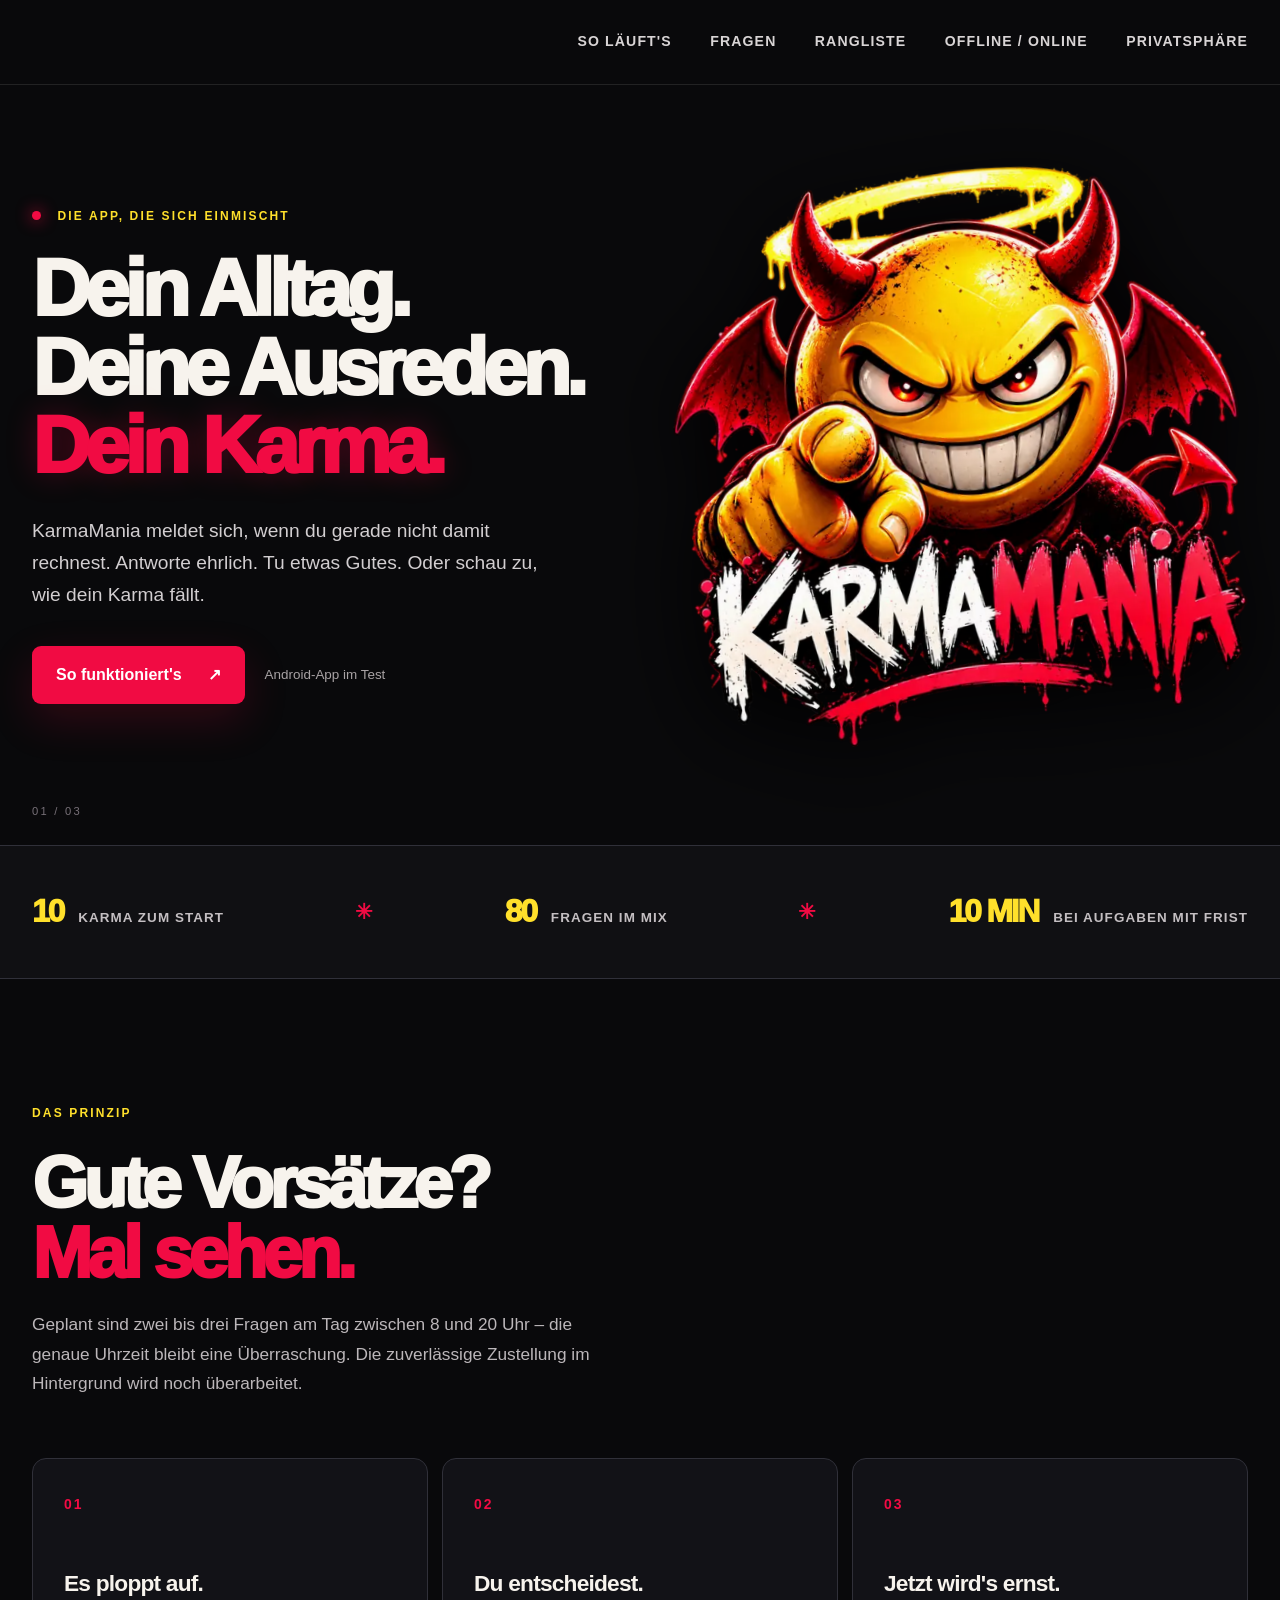
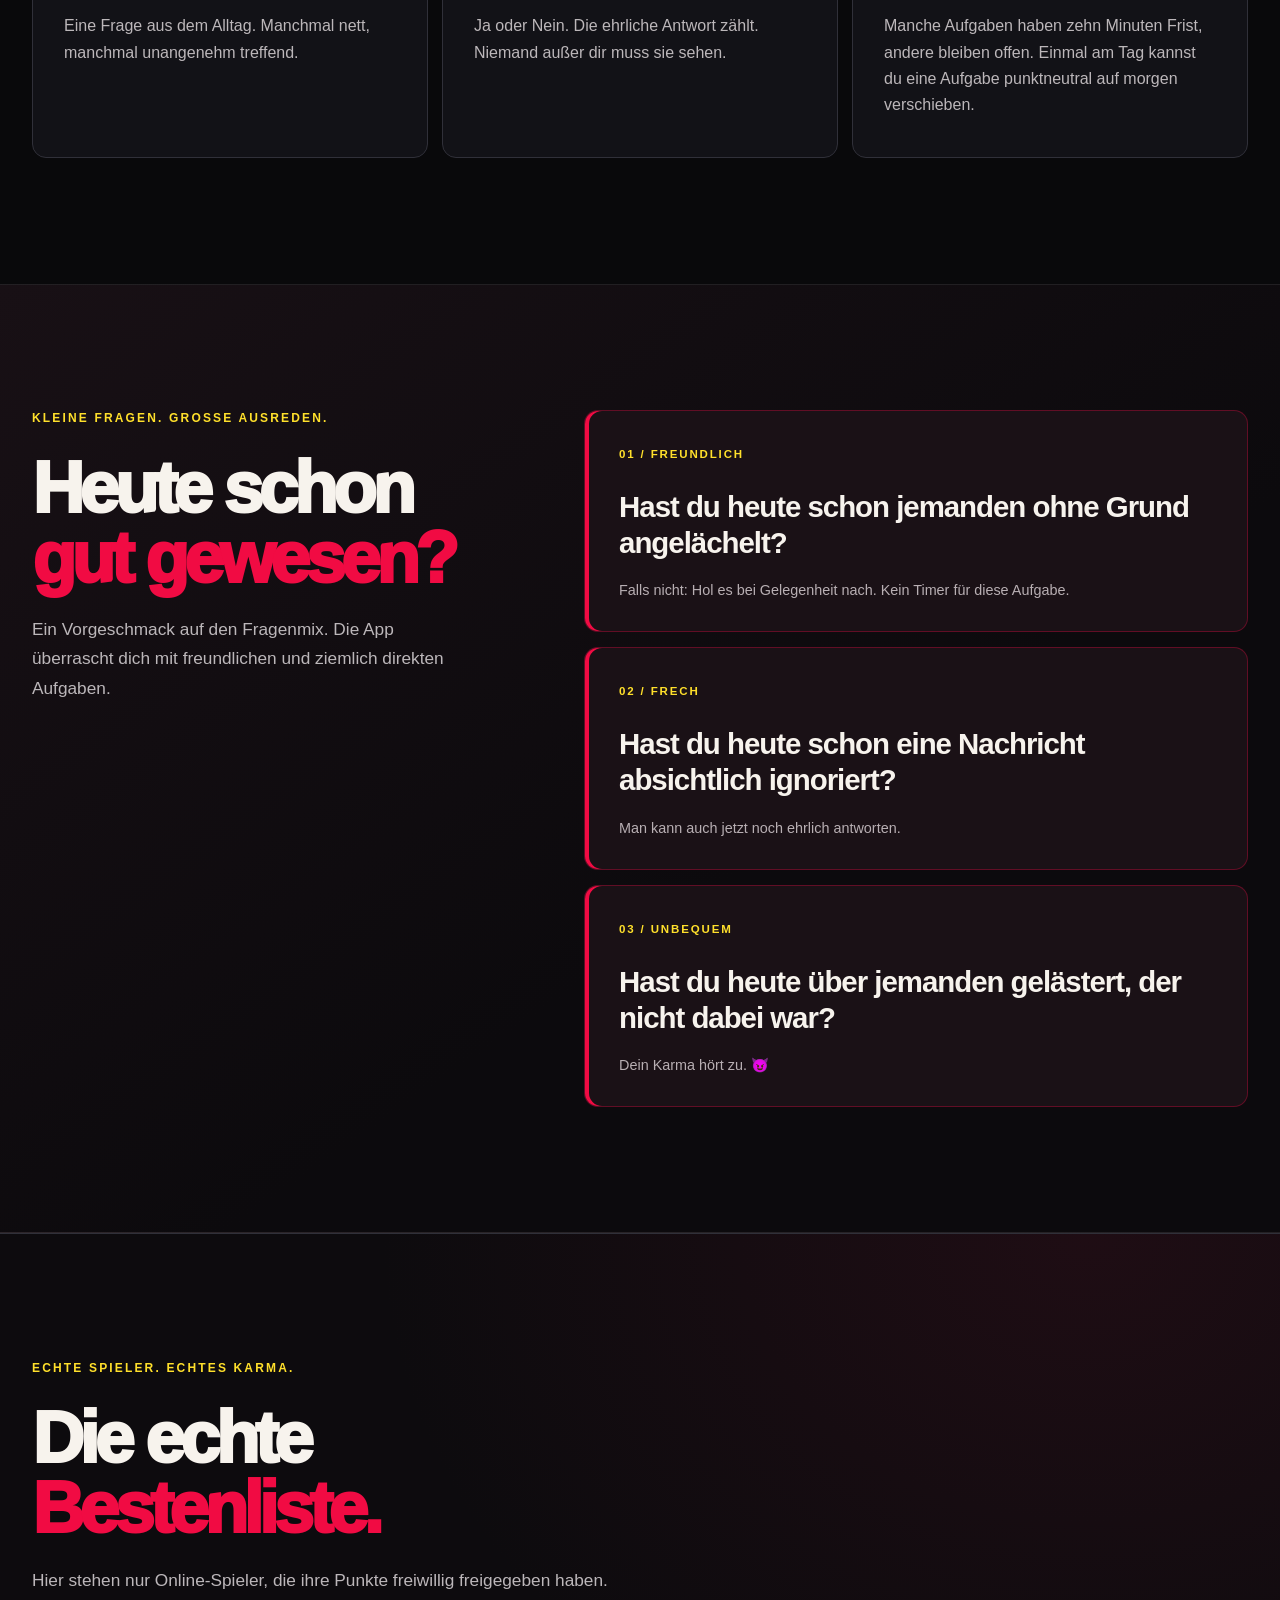
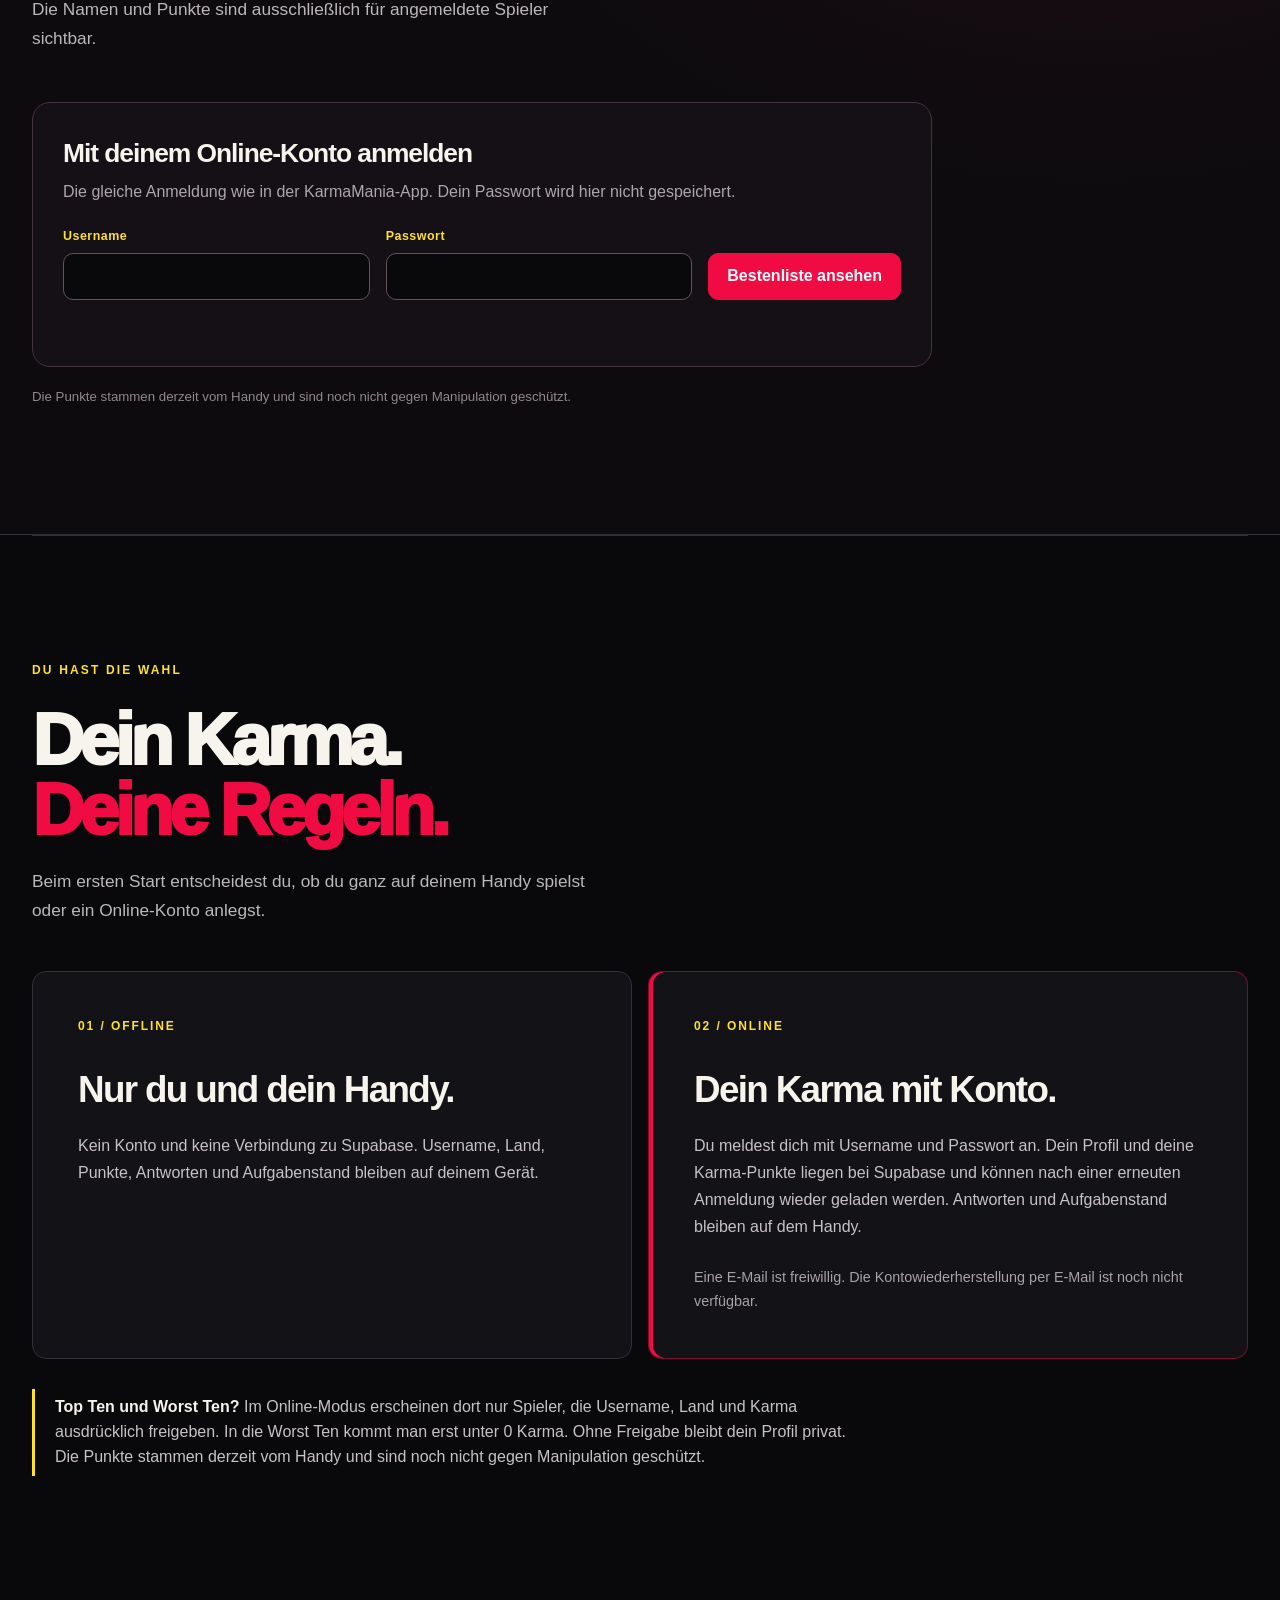
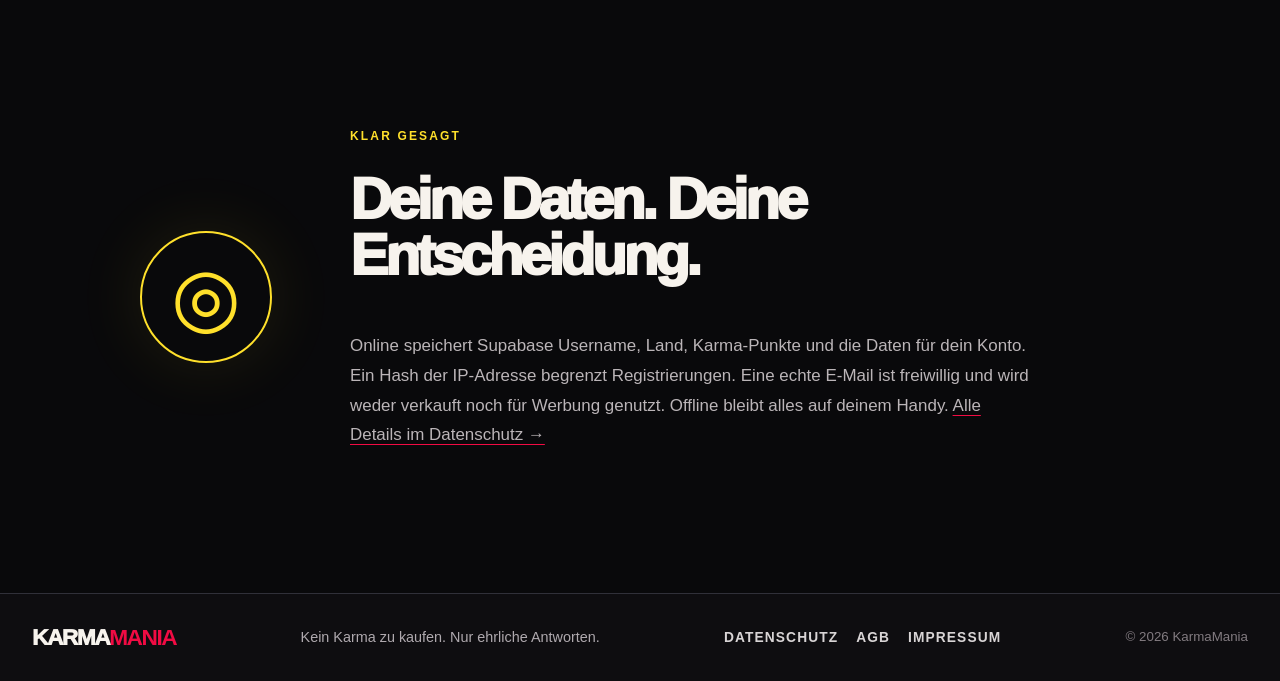
<file: index.html>
<!doctype html>
<html lang="de">
<head>
  <meta charset="utf-8">
  <meta name="viewport" content="width=device-width, initial-scale=1">
  <meta name="theme-color" content="#09090b">
  <meta name="description" content="KarmaMania: 80 freche Fragen, spontane Aufgaben und 10 Minuten für eine gute Tat. Die Android-App startet mit 10 Karma-Punkten.">
  <title>KarmaMania – Dein Alltag hat Fragen</title>
  <link rel="icon" type="image/webp" href="/assets/karmamania-mascot.webp">
  <link rel="stylesheet" href="/styles.css?v=real-leaderboard">
  <script src="/leaderboard.js" defer></script>
</head>
<body>
  <a class="skip" href="#inhalt">Zum Inhalt springen</a>
  <header class="site-header">
    <div class="shell header-inner">
      
      <nav aria-label="Hauptnavigation">
        <a href="#so-gehts">So läuft's</a>
        <a href="#fragen">Fragen</a>
        <a href="#rangliste">Rangliste</a>
        <a href="#spielmodi">Offline / Online</a>
        <a href="#datenschutz">Privatsphäre</a>
      </nav>
    </div>
  </header>
  <main id="inhalt">
    <section class="hero shell" id="start" aria-labelledby="hero-title">
      <div class="hero-copy">
        <p class="eyebrow"><span class="pulse" aria-hidden="true"></span> DIE APP, DIE SICH EINMISCHT</p>
        <h1 id="hero-title">Dein Alltag.<br>Deine Ausreden.<br><em>Dein Karma.</em></h1>
        <p class="hero-lead">KarmaMania meldet sich, wenn du gerade nicht damit rechnest. Antworte ehrlich. Tu etwas Gutes. Oder schau zu, wie dein Karma fällt.</p>
        <div class="hero-actions">
          <a class="button primary" href="#so-gehts">So funktioniert's <span aria-hidden="true">↗</span></a>
          <span class="availability">Android-App im Test</span>
        </div>
      </div>
      <div class="hero-art" aria-label="KarmaMania Maskottchen">
        <div class="halo-glow" aria-hidden="true"></div>
        <img src="/assets/karmamania-mascot.webp" width="720" height="720" alt="Grinsendes KarmaMania-Maskottchen mit Hörnern, Flügeln und Schriftzug" fetchpriority="high">
      </div>
      <div class="hero-index" aria-hidden="true">01 / 03</div>
    </section>

    <div class="ticker" aria-label="KarmaMania in Zahlen">
      <div class="shell ticker-inner">
        <p><strong>10</strong><span>Karma zum Start</span></p>
        <span class="ticker-cross" aria-hidden="true">✳</span>
        <p><strong>80</strong><span>Fragen im Mix</span></p>
        <span class="ticker-cross" aria-hidden="true">✳</span>
        <p><strong>10 MIN</strong><span>bei Aufgaben mit Frist</span></p>
      </div>
    </div>

    <section class="section shell how" id="so-gehts" aria-labelledby="how-title">
      <div class="section-heading">
        <p class="eyebrow">DAS PRINZIP</p>
        <h2 id="how-title">Gute Vorsätze?<br><span>Mal sehen.</span></h2>
        <p>Geplant sind zwei bis drei Fragen am Tag zwischen 8 und 20 Uhr – die genaue Uhrzeit bleibt eine Überraschung. Die zuverlässige Zustellung im Hintergrund wird noch überarbeitet.</p>
      </div>
      <div class="steps">
        <article><span class="step-number">01</span><h3>Es ploppt auf.</h3><p>Eine Frage aus dem Alltag. Manchmal nett, manchmal unangenehm treffend.</p></article>
        <article><span class="step-number">02</span><h3>Du entscheidest.</h3><p>Ja oder Nein. Die ehrliche Antwort zählt. Niemand außer dir muss sie sehen.</p></article>
        <article><span class="step-number">03</span><h3>Jetzt wird's ernst.</h3><p>Manche Aufgaben haben zehn Minuten Frist, andere bleiben offen. Einmal am Tag kannst du eine Aufgabe punktneutral auf morgen verschieben.</p></article>
      </div>
    </section>

    <section class="question-section" id="fragen" aria-labelledby="questions-title">
      <div class="shell question-layout">
        <div class="section-heading question-intro">
          <p class="eyebrow">KLEINE FRAGEN. GROSSE AUSREDEN.</p>
          <h2 id="questions-title">Heute schon<br><span>gut gewesen?</span></h2>
          <p>Ein Vorgeschmack auf den Fragenmix. Die App überrascht dich mit freundlichen und ziemlich direkten Aufgaben.</p>
        </div>
        <div class="question-stack">
          <article class="question-card"><span>01 / FREUNDLICH</span><h3>Hast du heute schon jemanden ohne Grund angelächelt?</h3><p>Falls nicht: Hol es bei Gelegenheit nach. Kein Timer für diese Aufgabe.</p></article>
          <article class="question-card"><span>02 / FRECH</span><h3>Hast du heute schon eine Nachricht absichtlich ignoriert?</h3><p>Man kann auch jetzt noch ehrlich antworten.</p></article>
          <article class="question-card"><span>03 / UNBEQUEM</span><h3>Hast du heute über jemanden gelästert, der nicht dabei war?</h3><p>Dein Karma hört zu. 😈</p></article>
        </div>
      </div>
    </section>

    <section class="section rank-board" id="rangliste" aria-labelledby="leaderboard-title">
      <div class="shell">
        <div class="rank-head">
          <div class="section-heading">
            <p class="eyebrow">ECHTE SPIELER. ECHTES KARMA.</p>
            <h2 id="leaderboard-title">Die echte<br><span>Bestenliste.</span></h2>
            <p>Hier stehen nur Online-Spieler, die ihre Punkte freiwillig freigegeben haben. Die Namen und Punkte sind ausschließlich für angemeldete Spieler sichtbar.</p>
          </div>
        </div>
        <form class="leaderboard-login" id="leaderboard-login">
          <h3>Mit deinem Online-Konto anmelden</h3>
          <p>Die gleiche Anmeldung wie in der KarmaMania-App. Dein Passwort wird hier nicht gespeichert.</p>
          <div class="leaderboard-fields">
            <label>Username <input name="username" type="text" required maxlength="24" autocomplete="username"></label>
            <label>Passwort <input name="password" type="password" required autocomplete="current-password"></label>
            <button type="submit">Bestenliste ansehen</button>
          </div>
          <p class="leaderboard-status" id="leaderboard-status" role="status" aria-live="polite"></p>
        </form>
        <div class="leaderboard-results" id="leaderboard-results" hidden>
          <div class="leaderboard-toolbar"><p>Angemeldet · Nur freiwillig freigegebene Profile</p><button id="leaderboard-logout" type="button">Abmelden</button></div>
          <div class="rank-rankings">
            <div class="rank-panel"><h3>😇 Top Ten</h3><p>Ab 0 Karma</p><ol id="leaderboard-top" aria-label="Die besten freigegebenen Spieler"></ol></div>
            <div class="rank-panel"><h3>😈 Worst Ten</h3><p>Nur unter 0 Karma</p><ol id="leaderboard-worst" aria-label="Die niedrigsten freigegebenen Spieler"></ol></div>
          </div>
        </div>
        <p class="rank-disclaimer">Die Punkte stammen derzeit vom Handy und sind noch nicht gegen Manipulation geschützt.</p>
      </div>
    </section>

    <section class="section shell play-modes" id="spielmodi" aria-labelledby="modes-title">
      <div class="section-heading">
        <p class="eyebrow">DU HAST DIE WAHL</p>
        <h2 id="modes-title">Dein Karma.<br><span>Deine Regeln.</span></h2>
        <p>Beim ersten Start entscheidest du, ob du ganz auf deinem Handy spielst oder ein Online-Konto anlegst.</p>
      </div>
      <div class="mode-grid">
        <article class="mode-card">
          <span class="mode-tag">01 / OFFLINE</span>
          <h3>Nur du und dein Handy.</h3>
          <p>Kein Konto und keine Verbindung zu Supabase. Username, Land, Punkte, Antworten und Aufgabenstand bleiben auf deinem Gerät.</p>
        </article>
        <article class="mode-card">
          <span class="mode-tag">02 / ONLINE</span>
          <h3>Dein Karma mit Konto.</h3>
          <p>Du meldest dich mit Username und Passwort an. Dein Profil und deine Karma-Punkte liegen bei Supabase und können nach einer erneuten Anmeldung wieder geladen werden. Antworten und Aufgabenstand bleiben auf dem Handy.</p>
          <p class="mode-note">Eine E-Mail ist freiwillig. Die Kontowiederherstellung per E-Mail ist noch nicht verfügbar.</p>
        </article>
      </div>
      <p class="leaderboard-note"><strong>Top Ten und Worst Ten?</strong> Im Online-Modus erscheinen dort nur Spieler, die Username, Land und Karma ausdrücklich freigeben. In die Worst Ten kommt man erst unter 0 Karma. Ohne Freigabe bleibt dein Profil privat. Die Punkte stammen derzeit vom Handy und sind noch nicht gegen Manipulation geschützt.</p>
    </section>

    <section class="section shell privacy" id="datenschutz" aria-labelledby="privacy-title">
      <div class="privacy-icon" aria-hidden="true">◎</div>
      <div><p class="eyebrow">KLAR GESAGT</p><h2 id="privacy-title">Deine Daten. Deine Entscheidung.</h2><p>Online speichert Supabase Username, Land, Karma-Punkte und die Daten für dein Konto. Ein Hash der IP-Adresse begrenzt Registrierungen. Eine echte E-Mail ist freiwillig und wird weder verkauft noch für Werbung genutzt. Offline bleibt alles auf deinem Handy. <a href="/datenschutz.html">Alle Details im Datenschutz →</a></p></div>
    </section>
  </main>
  <footer class="site-footer"><div class="shell footer-inner"><a class="wordmark" href="#start"><span>KARMA</span><strong>MANIA</strong></a><p>Kein Karma zu kaufen. Nur ehrliche Antworten.</p><nav class="footer-links" aria-label="Rechtliches"><a href="/datenschutz.html">Datenschutz</a><a href="/agb.html">AGB</a><a href="/impressum.html">Impressum</a></nav><small>© 2026 KarmaMania</small></div></footer>
</body>
</html>
</file>
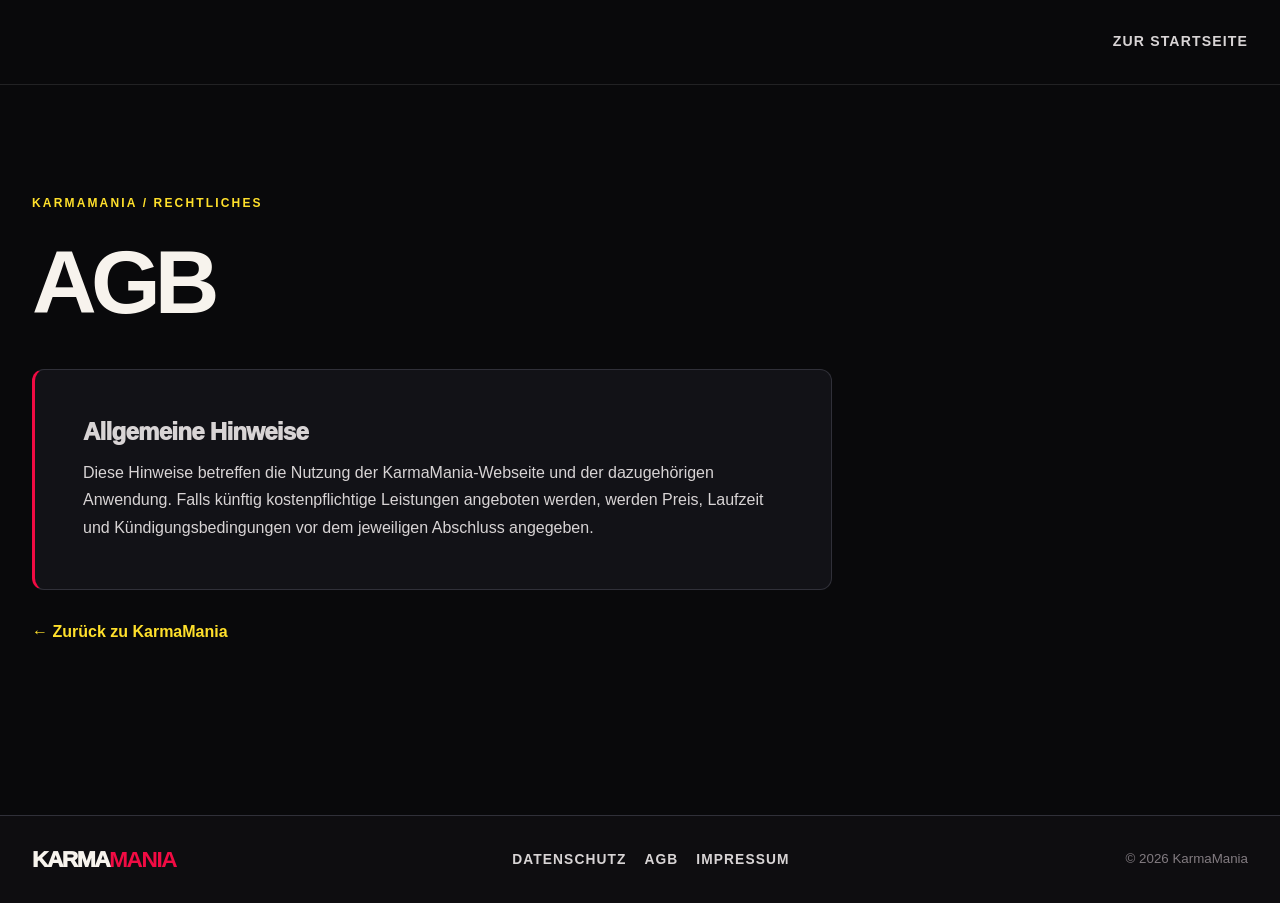
<file: agb.html>
<!doctype html>
<html lang="de">
<head>
  <meta charset="utf-8">
  <meta name="viewport" content="width=device-width, initial-scale=1">
  <meta name="theme-color" content="#09090b">
  <meta name="description" content="AGB von KarmaMania.">
  <title>AGB – KarmaMania</title>
  <link rel="icon" type="image/webp" href="/assets/karmamania-mascot.webp">
  <link rel="stylesheet" href="/styles.css">
</head>
<body>
  <a class="skip" href="#inhalt">Zum Inhalt springen</a>
  <header class="site-header"><div class="shell header-inner"><nav aria-label="Hauptnavigation"><a href="/">Zur Startseite</a></nav></div></header>
  <main class="legal-page shell" id="inhalt">
    <p class="eyebrow">KARMAMANIA / RECHTLICHES</p>
    <h1>AGB</h1>
    <div class="legal-card"><h2>Allgemeine Hinweise</h2><p>Diese Hinweise betreffen die Nutzung der KarmaMania-Webseite und der dazugehörigen Anwendung. Falls künftig kostenpflichtige Leistungen angeboten werden, werden Preis, Laufzeit und Kündigungsbedingungen vor dem jeweiligen Abschluss angegeben.</p></div>
    <a class="legal-back" href="/">← Zurück zu KarmaMania</a>
  </main>
  <footer class="site-footer"><div class="shell footer-inner"><a class="wordmark" href="/"><span>KARMA</span><strong>MANIA</strong></a><nav class="footer-links" aria-label="Rechtliches"><a href="/datenschutz.html">Datenschutz</a><a href="/agb.html">AGB</a><a href="/impressum.html">Impressum</a></nav><small>© 2026 KarmaMania</small></div></footer>
</body>
</html>
</file>
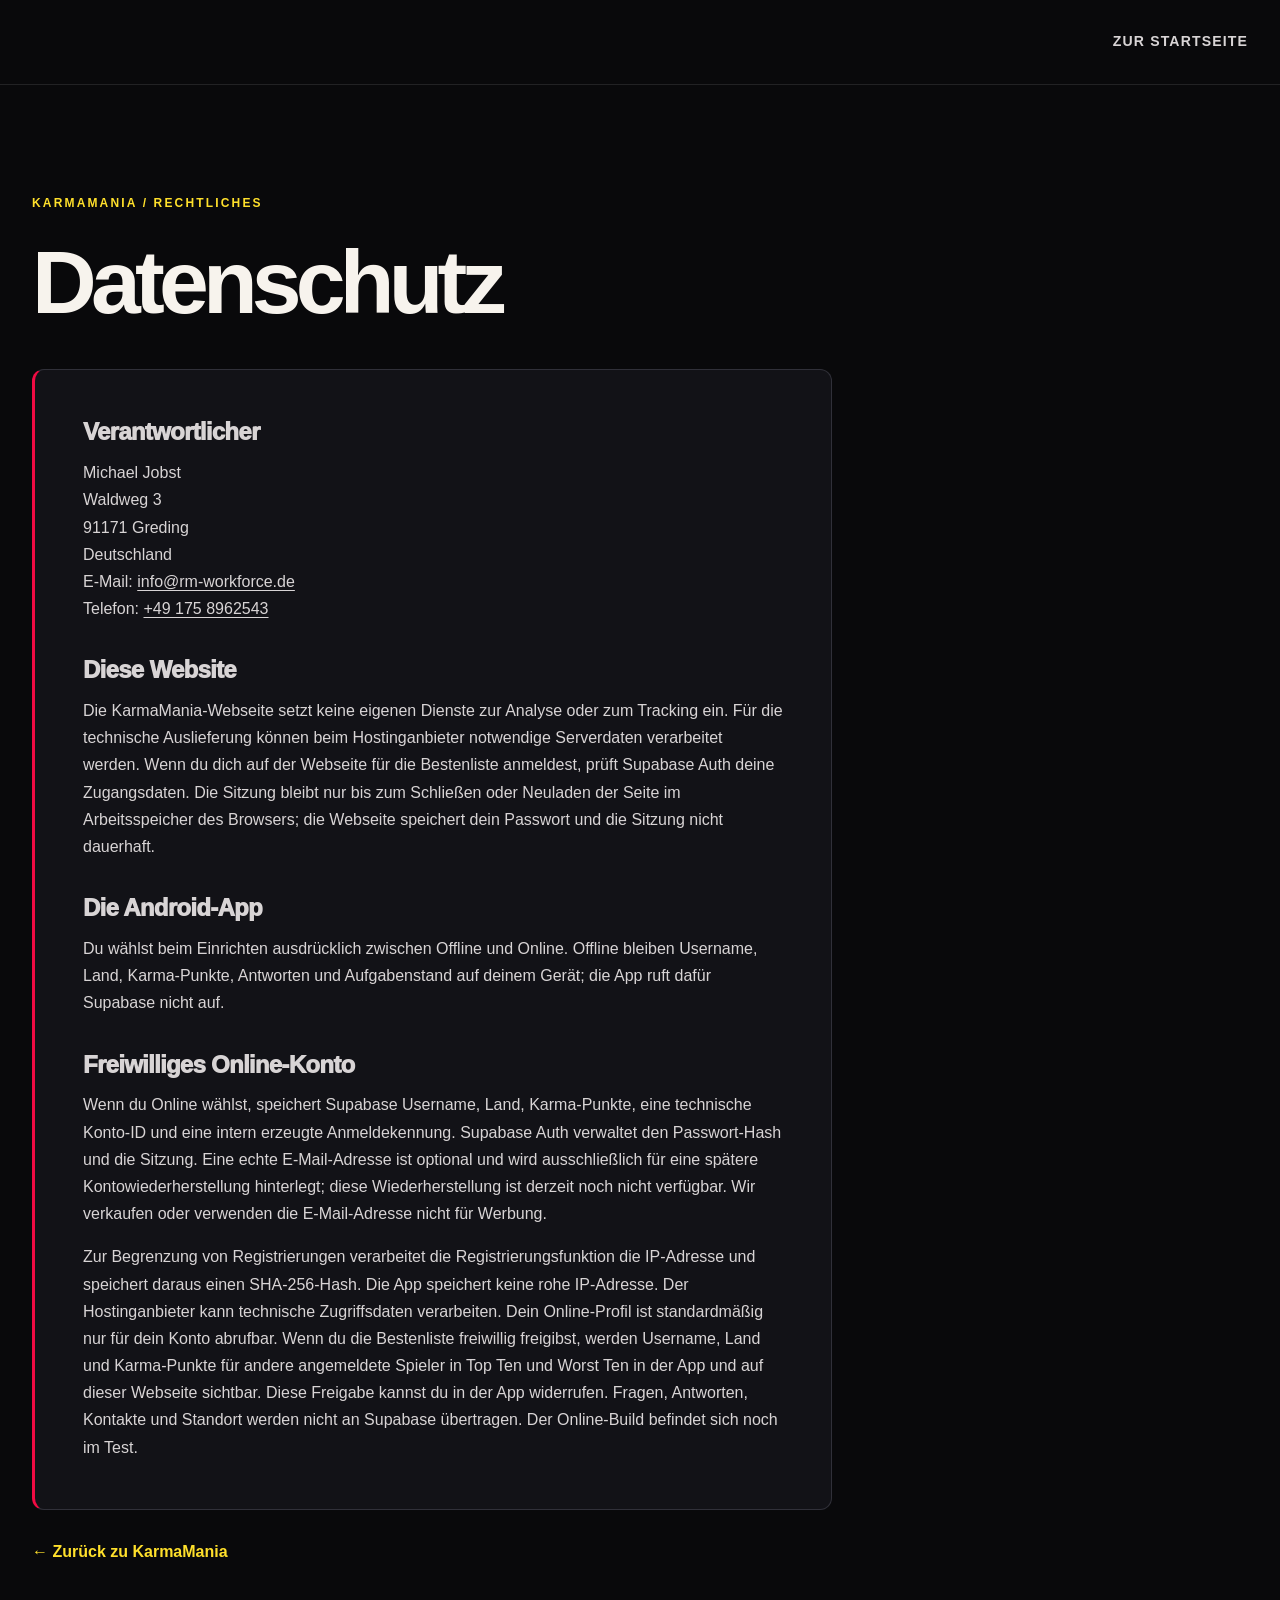
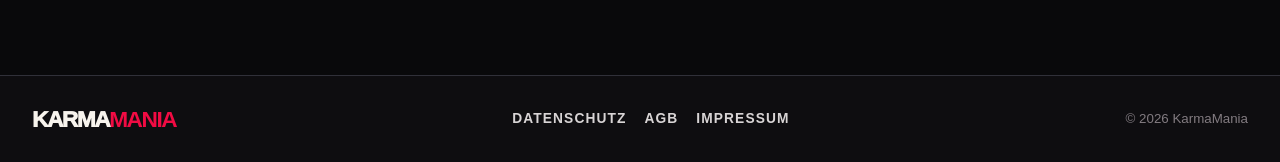
<file: datenschutz.html>
<!doctype html>
<html lang="de">
<head>
  <meta charset="utf-8">
  <meta name="viewport" content="width=device-width, initial-scale=1">
  <meta name="theme-color" content="#09090b">
  <meta name="description" content="Datenschutz von KarmaMania.">
  <title>Datenschutz – KarmaMania</title>
  <link rel="icon" type="image/webp" href="/assets/karmamania-mascot.webp">
  <link rel="stylesheet" href="/styles.css">
</head>
<body>
  <a class="skip" href="#inhalt">Zum Inhalt springen</a>
  <header class="site-header"><div class="shell header-inner"><nav aria-label="Hauptnavigation"><a href="/">Zur Startseite</a></nav></div></header>
  <main class="legal-page shell" id="inhalt">
    <p class="eyebrow">KARMAMANIA / RECHTLICHES</p>
    <h1>Datenschutz</h1>
    <div class="legal-card"><h2>Verantwortlicher</h2><address>Michael Jobst<br>Waldweg 3<br>91171 Greding<br>Deutschland<br>E-Mail: <a href="mailto:info@rm-workforce.de">info@rm-workforce.de</a><br>Telefon: <a href="tel:+491758962543">+49 175 8962543</a></address><h2>Diese Website</h2><p>Die KarmaMania-Webseite setzt keine eigenen Dienste zur Analyse oder zum Tracking ein. Für die technische Auslieferung können beim Hostinganbieter notwendige Serverdaten verarbeitet werden. Wenn du dich auf der Webseite für die Bestenliste anmeldest, prüft Supabase Auth deine Zugangsdaten. Die Sitzung bleibt nur bis zum Schließen oder Neuladen der Seite im Arbeitsspeicher des Browsers; die Webseite speichert dein Passwort und die Sitzung nicht dauerhaft.</p><h2>Die Android-App</h2><p>Du wählst beim Einrichten ausdrücklich zwischen Offline und Online. Offline bleiben Username, Land, Karma-Punkte, Antworten und Aufgabenstand auf deinem Gerät; die App ruft dafür Supabase nicht auf.</p><h2>Freiwilliges Online-Konto</h2><p>Wenn du Online wählst, speichert Supabase Username, Land, Karma-Punkte, eine technische Konto-ID und eine intern erzeugte Anmeldekennung. Supabase Auth verwaltet den Passwort-Hash und die Sitzung. Eine echte E-Mail-Adresse ist optional und wird ausschließlich für eine spätere Kontowiederherstellung hinterlegt; diese Wiederherstellung ist derzeit noch nicht verfügbar. Wir verkaufen oder verwenden die E-Mail-Adresse nicht für Werbung.</p><p>Zur Begrenzung von Registrierungen verarbeitet die Registrierungsfunktion die IP-Adresse und speichert daraus einen SHA-256-Hash. Die App speichert keine rohe IP-Adresse. Der Hostinganbieter kann technische Zugriffsdaten verarbeiten. Dein Online-Profil ist standardmäßig nur für dein Konto abrufbar. Wenn du die Bestenliste freiwillig freigibst, werden Username, Land und Karma-Punkte für andere angemeldete Spieler in Top Ten und Worst Ten in der App und auf dieser Webseite sichtbar. Diese Freigabe kannst du in der App widerrufen. Fragen, Antworten, Kontakte und Standort werden nicht an Supabase übertragen. Der Online-Build befindet sich noch im Test.</p></div>
    <a class="legal-back" href="/">← Zurück zu KarmaMania</a>
  </main>
  <footer class="site-footer"><div class="shell footer-inner"><a class="wordmark" href="/"><span>KARMA</span><strong>MANIA</strong></a><nav class="footer-links" aria-label="Rechtliches"><a href="/datenschutz.html">Datenschutz</a><a href="/agb.html">AGB</a><a href="/impressum.html">Impressum</a></nav><small>© 2026 KarmaMania</small></div></footer>
</body>
</html>
</file>
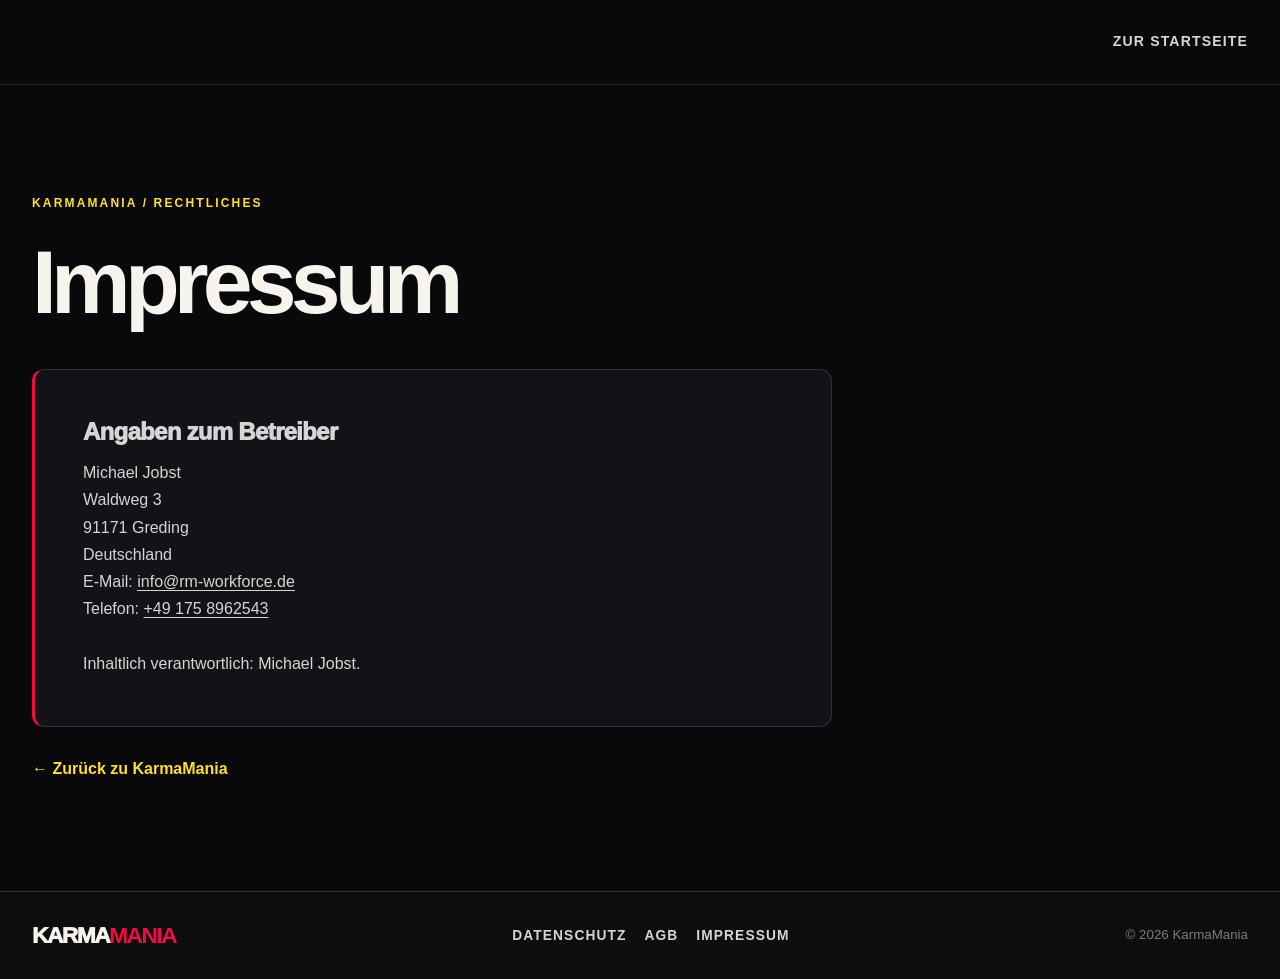
<file: impressum.html>
<!doctype html>
<html lang="de">
<head>
  <meta charset="utf-8">
  <meta name="viewport" content="width=device-width, initial-scale=1">
  <meta name="theme-color" content="#09090b">
  <meta name="description" content="Impressum von KarmaMania.">
  <title>Impressum – KarmaMania</title>
  <link rel="icon" type="image/webp" href="/assets/karmamania-mascot.webp">
  <link rel="stylesheet" href="/styles.css">
</head>
<body>
  <a class="skip" href="#inhalt">Zum Inhalt springen</a>
  <header class="site-header"><div class="shell header-inner"><nav aria-label="Hauptnavigation"><a href="/">Zur Startseite</a></nav></div></header>
  <main class="legal-page shell" id="inhalt">
    <p class="eyebrow">KARMAMANIA / RECHTLICHES</p>
    <h1>Impressum</h1>
    <div class="legal-card"><h2>Angaben zum Betreiber</h2><address>Michael Jobst<br>Waldweg 3<br>91171 Greding<br>Deutschland<br>E-Mail: <a href="mailto:info@rm-workforce.de">info@rm-workforce.de</a><br>Telefon: <a href="tel:+491758962543">+49 175 8962543</a></address><p>Inhaltlich verantwortlich: Michael Jobst.</p></div>
    <a class="legal-back" href="/">← Zurück zu KarmaMania</a>
  </main>
  <footer class="site-footer"><div class="shell footer-inner"><a class="wordmark" href="/"><span>KARMA</span><strong>MANIA</strong></a><nav class="footer-links" aria-label="Rechtliches"><a href="/datenschutz.html">Datenschutz</a><a href="/agb.html">AGB</a><a href="/impressum.html">Impressum</a></nav><small>© 2026 KarmaMania</small></div></footer>
</body>
</html>
</file>
<file: styles.css>
:root{color-scheme:dark;--bg:#09090b;--panel:#121217;--line:#303039;--white:#f7f3ed;--muted:#bcb8bb;--red:#f10b43;--yellow:#ffe02b}
*{box-sizing:border-box}html{scroll-behavior:smooth}body{margin:0;background:var(--bg);color:var(--white);font-family:Arial,Helvetica,sans-serif;line-height:1.55}a{color:inherit;text-decoration:none}a:focus-visible{outline:3px solid var(--yellow);outline-offset:5px}h1,h2,h3,p{margin-top:0}img{max-width:100%;height:auto}.shell{width:min(1280px,calc(100% - 64px));margin-inline:auto}.skip{position:absolute;left:-9999px;top:8px;z-index:9;background:var(--yellow);color:#111;padding:8px 14px}.skip:focus{left:12px}.site-header{position:relative;z-index:2;border-bottom:1px solid #ffffff1a}.header-inner{min-height:84px;display:flex;align-items:center;justify-content:flex-end;gap:32px}.wordmark{font-weight:1000;letter-spacing:-.065em;font-size:1.42rem;line-height:1}.wordmark span{color:var(--white)}.wordmark strong{color:var(--red)}nav{display:flex;gap:clamp(18px,3vw,42px);font-size:.88rem;font-weight:700;text-transform:uppercase;letter-spacing:.08em}nav a{color:#d8d4d5;transition:color .2s}nav a:hover{color:var(--yellow)}.hero{min-height:min(760px,calc(100svh - 84px));display:grid;grid-template-columns:1.05fr .95fr;align-items:center;gap:8px;position:relative;padding-block:64px 82px}.hero-copy{position:relative;z-index:1}.eyebrow{color:var(--yellow);font-size:.75rem;letter-spacing:.18em;font-weight:900;line-height:1.4;margin-bottom:26px}.pulse{display:inline-block;width:9px;height:9px;border-radius:50%;background:var(--red);box-shadow:0 0 16px var(--red);margin-right:11px}.hero h1,h2{font-weight:1000;letter-spacing:-.065em;line-height:.98}.hero h1{font-size:clamp(3.45rem,6.25vw,6.55rem);margin-bottom:30px;white-space:nowrap}.hero h1 em{font-style:normal;color:var(--red);text-shadow:0 0 30px #f10b4344}.hero-lead{font-size:clamp(1.02rem,1.5vw,1.26rem);max-width:510px;color:#d2ced0;line-height:1.65}.hero-actions{display:flex;flex-wrap:wrap;align-items:center;gap:20px;margin-top:36px}.button{display:inline-flex;align-items:center;justify-content:center;gap:26px;padding:16px 24px;min-height:58px;border-radius:9px;font-weight:800}.button.primary{background:var(--red);color:white;box-shadow:0 16px 44px #f10b432b;transition:transform .2s,box-shadow .2s}.button.primary:hover{transform:translateY(-3px);box-shadow:0 20px 48px #f10b4355}.availability{font-size:.84rem;color:#a9a3a5}.hero-art{position:relative;display:grid;place-items:center;min-width:0}.hero-art img{position:relative;display:block;width:min(100%,640px);filter:drop-shadow(0 22px 45px #000);transform:rotate(-3deg);animation:karma-float 7s ease-in-out infinite}.halo-glow{position:absolute;inset:15% 10%;background:radial-gradient(circle,#ed0b4335,transparent 68%);filter:blur(50px)}.hero-index{position:absolute;left:0;bottom:25px;font-size:.7rem;letter-spacing:.2em;color:#777078}.ticker{border-top:1px solid var(--line);border-bottom:1px solid var(--line);background:#101013}.ticker-inner{display:flex;align-items:center;justify-content:space-between;gap:18px;min-height:132px}.ticker p{margin:0;display:flex;align-items:baseline;gap:15px}.ticker strong{font-size:clamp(1.6rem,2.5vw,2.5rem);font-weight:1000;color:var(--yellow);letter-spacing:-.07em}.ticker span{color:#c4bfc2;font-size:.84rem;text-transform:uppercase;letter-spacing:.08em;font-weight:700}.ticker-cross{font-size:1.3rem!important;color:var(--red)!important}.section{padding-block:126px}.section-heading h2{font-size:clamp(3.3rem,5.6vw,5.8rem);margin-bottom:22px}.section-heading h2 span{color:var(--red)}.section-heading>p:last-child{font-size:1.08rem;color:#bcb7ba;max-width:580px;line-height:1.7}.how .section-heading{max-width:730px}.steps{display:grid;grid-template-columns:repeat(3,1fr);gap:14px;margin-top:60px}.steps article{background:var(--panel);border:1px solid var(--line);border-radius:14px;padding:35px 31px 38px;min-height:262px}.step-number{display:block;color:var(--red);font-size:.87rem;font-weight:900;letter-spacing:.15em;margin-bottom:50px}.steps h3{font-size:1.42rem;letter-spacing:-.035em;margin-bottom:12px}.steps p{color:#bcb7ba;margin:0;line-height:1.65}.question-section{background:linear-gradient(145deg,#181015,#0c0a0d 60%);border-block:1px solid #ffffff16}.question-layout{display:grid;grid-template-columns: .8fr 1.2fr;gap:9%;padding-block:125px}.question-intro{align-self:start;position:sticky;top:40px}.question-stack{display:grid;gap:15px}.question-card{border:1px solid #f10b4355;background:#1a1116;border-radius:14px;padding:30px 34px;box-shadow:inset 4px 0 var(--red)}.question-card span{color:var(--yellow);font-size:.72rem;font-weight:900;letter-spacing:.16em}.question-card h3{font-size:clamp(1.4rem,2.3vw,2.05rem);line-height:1.23;letter-spacing:-.035em;margin:23px 0 18px}.question-card p{color:#b8afb3;font-size:.9rem;margin:0}.privacy{display:grid;grid-template-columns:160px 1fr;gap:50px;align-items:center;max-width:1000px}.privacy-icon{width:132px;height:132px;border:2px solid var(--yellow);border-radius:50%;display:grid;place-items:center;font-size:5rem;color:var(--yellow);box-shadow:0 0 70px #ffe02b19}.privacy h2{font-size:clamp(2.7rem,4.5vw,4.7rem)}.privacy p:last-child{color:#bbb5b8;line-height:1.75;max-width:680px;font-size:1.06rem}.site-footer{border-top:1px solid var(--line);background:#0e0d10}.footer-inner{display:flex;align-items:center;justify-content:space-between;gap:25px;padding-block:32px}.footer-inner p{margin:0;color:#afa9ae;font-size:.9rem}.footer-inner small{color:#827b80}
@media(max-width:900px){.hero{grid-template-columns:1fr;gap:0;padding-top:65px}.hero h1{white-space:normal}.hero-art{margin-top:15px}.hero-art img{max-width:520px}.hero-index{display:none}.question-layout{grid-template-columns:1fr;gap:36px}.question-intro{position:static}.privacy{grid-template-columns:110px 1fr;gap:28px}.privacy-icon{width:100px;height:100px;font-size:4rem}.ticker-inner{flex-wrap:wrap;justify-content:center;padding-block:24px}.ticker-cross{display:none}.ticker p{min-width:200px;justify-content:center}}
@media(max-width:600px){.shell{width:min(100% - 36px,1280px)}.header-inner{min-height:70px}.wordmark{font-size:1.2rem}nav{gap:15px;font-size:.68rem;letter-spacing:0}nav a:nth-child(3){display:none}.hero{padding-top:56px;padding-bottom:55px;min-height:unset}.hero h1{font-size:clamp(3.15rem,11.3vw,4.7rem)}.hero-lead{font-size:1.03rem}.hero-art img{width:min(100%,450px)}.hero-actions{gap:16px}.availability{font-size:.82rem}.ticker-inner{display:grid;grid-template-columns:1fr 1fr;gap:18px}.ticker p{min-width:0;display:block;text-align:left}.ticker strong,.ticker span{display:block}.ticker p:last-child{grid-column:1/-1}.section{padding-block:83px}.section-heading h2{font-size:clamp(3rem,10vw,4.4rem)}.steps{grid-template-columns:1fr;margin-top:40px}.steps article{min-height:unset;padding:26px}.step-number{margin-bottom:20px}.question-layout{padding-block:83px}.question-card{padding:25px}.privacy{grid-template-columns:1fr;gap:22px}.privacy-icon{width:80px;height:80px;font-size:3.5rem}.footer-inner{display:block}.footer-inner p{margin:17px 0}}
@media(prefers-reduced-motion:reduce){html{scroll-behavior:auto}*,*:before,*:after{transition:none!important;animation:none!important}}

.footer-links{display:flex;flex-wrap:wrap;gap:18px;font-size:.86rem;font-weight:700}.footer-links a:hover,.legal-back:hover,.legal-card a:hover{color:var(--yellow)}.legal-page{min-height:calc(100svh - 170px);padding-block:clamp(64px,9vw,110px)}.legal-page h1{font-size:clamp(3.5rem,7vw,6rem);margin:0 0 42px;line-height:1;letter-spacing:-.065em}.legal-card{max-width:800px;background:var(--panel);border:1px solid var(--line);border-left:3px solid var(--red);border-radius:12px;padding:clamp(28px,4vw,48px);color:#d8d4d5;line-height:1.7}.legal-card h2{font-size:1.5rem;line-height:1.2;letter-spacing:-.03em;margin:0 0 12px}.legal-card h2:not(:first-child){margin-top:34px}.legal-card p:last-child{margin-bottom:0}.legal-card address{font-style:normal;margin:0 0 28px}.legal-card a{text-decoration:underline;text-underline-offset:3px}.legal-back{display:inline-block;margin-top:30px;color:var(--yellow);font-weight:700}@media(max-width:600px){.footer-links{margin-top:15px}}

@keyframes karma-float{0%,100%{transform:translateY(3px) rotate(-3deg)}50%{transform:translateY(-3px) rotate(-3deg)}}

.play-modes{border-top:1px solid var(--line)}.play-modes .section-heading{max-width:790px}.mode-grid{display:grid;grid-template-columns:repeat(2,minmax(0,1fr));gap:16px;margin-top:45px}.mode-card{padding:clamp(28px,4vw,45px);border:1px solid var(--line);border-radius:14px;background:var(--panel)}.mode-card:nth-child(2){border-color:#f10b4377;box-shadow:inset 4px 0 var(--red)}.mode-tag{display:block;color:var(--yellow);font-size:.75rem;font-weight:900;letter-spacing:.16em;margin-bottom:34px}.mode-card h3{font-size:clamp(1.65rem,3vw,2.3rem);letter-spacing:-.045em;line-height:1.15;margin-bottom:20px}.mode-card p{color:#c8c2c5;line-height:1.7;margin-bottom:0}.mode-card .mode-note{font-size:.9rem;color:#a9a2a7;margin-top:24px}.leaderboard-note{border-left:3px solid var(--yellow);padding:6px 0 6px 20px;margin:30px 0 0;color:#c8c2c5;max-width:840px}.leaderboard-note strong{color:var(--white)}.privacy a{text-decoration:underline;text-decoration-color:var(--red);text-underline-offset:4px}
@media(max-width:700px){.mode-grid{grid-template-columns:1fr;margin-top:30px}.mode-tag{margin-bottom:22px}}

/* Live leaderboard */
.rank-board{background:radial-gradient(ellipse at 85% 0,#42112055,transparent 46%),#0d0b0e;border-block:1px solid var(--line)}
.rank-head{max-width:750px;margin-bottom:48px}
.rank-rankings{display:grid;grid-template-columns:repeat(2,minmax(0,1fr));gap:18px}
.rank-panel{border:1px solid #46333b;border-radius:18px;background:#151015;overflow:hidden;padding:30px}
.rank-panel h3{font-size:1.7rem;margin:0;letter-spacing:-.04em}
.rank-panel>p{color:#aaa0a7;font-size:.87rem;margin:1px 0 24px}
.rank-panel ol{list-style:none;padding:0;margin:0}
.rank-panel li:not(.rank-empty){display:flex;align-items:center;gap:15px;min-height:67px;padding:10px 0;border-top:1px solid #ffffff13}
.rank-position{font-size:.8rem;color:#88818a;font-weight:800;min-width:25px}
.rank-identity{display:flex;flex-direction:column;min-width:0;line-height:1.35}
.rank-identity strong{font-size:.96rem;overflow:hidden;text-overflow:ellipsis}
.rank-identity small{font-size:.75rem;color:#ada6ab}
.rank-score{margin-left:auto;color:var(--yellow);font-size:1.15rem;font-variant-numeric:tabular-nums}
.rank-score.negative{color:#ff648a}
.rank-empty{color:#ada6ab;padding:20px 0}
.rank-disclaimer{color:#91888f;font-size:.83rem;margin:20px 0 0}
@media(max-width:800px){.rank-rankings{grid-template-columns:1fr}}
@media(max-width:600px){.rank-panel{padding:22px}.rank-head{margin-bottom:30px}}

/* Authenticated leaderboard */
.leaderboard-login{max-width:900px;padding:30px;border:1px solid #46333b;border-radius:18px;background:#151015}
.leaderboard-login h3{font-size:1.65rem;letter-spacing:-.04em;margin:0 0 6px}
.leaderboard-login>p{color:#ada6ab;margin:0 0 22px}
.leaderboard-fields{display:flex;align-items:end;flex-wrap:wrap;gap:16px}
.leaderboard-fields label{flex:1 1 190px;color:var(--yellow);font-size:.78rem;font-weight:800;letter-spacing:.04em}
.leaderboard-fields input{display:block;width:100%;min-height:47px;background:#09090b;border:1px solid #66505a;border-radius:10px;padding:10px 14px;color:var(--white);font:inherit;font-size:1rem;margin-top:7px}
.leaderboard-fields button,.leaderboard-toolbar button{min-height:47px;border:1px solid #f10b43;border-radius:10px;background:#f10b43;color:#fff;padding:10px 18px;font:inherit;font-weight:800;cursor:pointer}
.leaderboard-fields button:disabled{opacity:.6;cursor:wait}
.leaderboard-status{color:#ffb5c7!important;margin:14px 0 0!important;min-height:1.4em}
.leaderboard-toolbar{display:flex;align-items:center;justify-content:space-between;gap:20px;margin-bottom:22px}
.leaderboard-toolbar p{margin:0;color:#ada6ab}
.leaderboard-toolbar button{background:#29151e}
.leaderboard-login input:focus-visible,.leaderboard-fields button:focus-visible,.leaderboard-toolbar button:focus-visible{outline:2px solid var(--yellow);outline-offset:2px}
[hidden]{display:none!important}
@media(max-width:600px){.leaderboard-login{padding:22px}.leaderboard-fields button{width:100%}.leaderboard-toolbar{align-items:start;flex-direction:column}}
</file>
